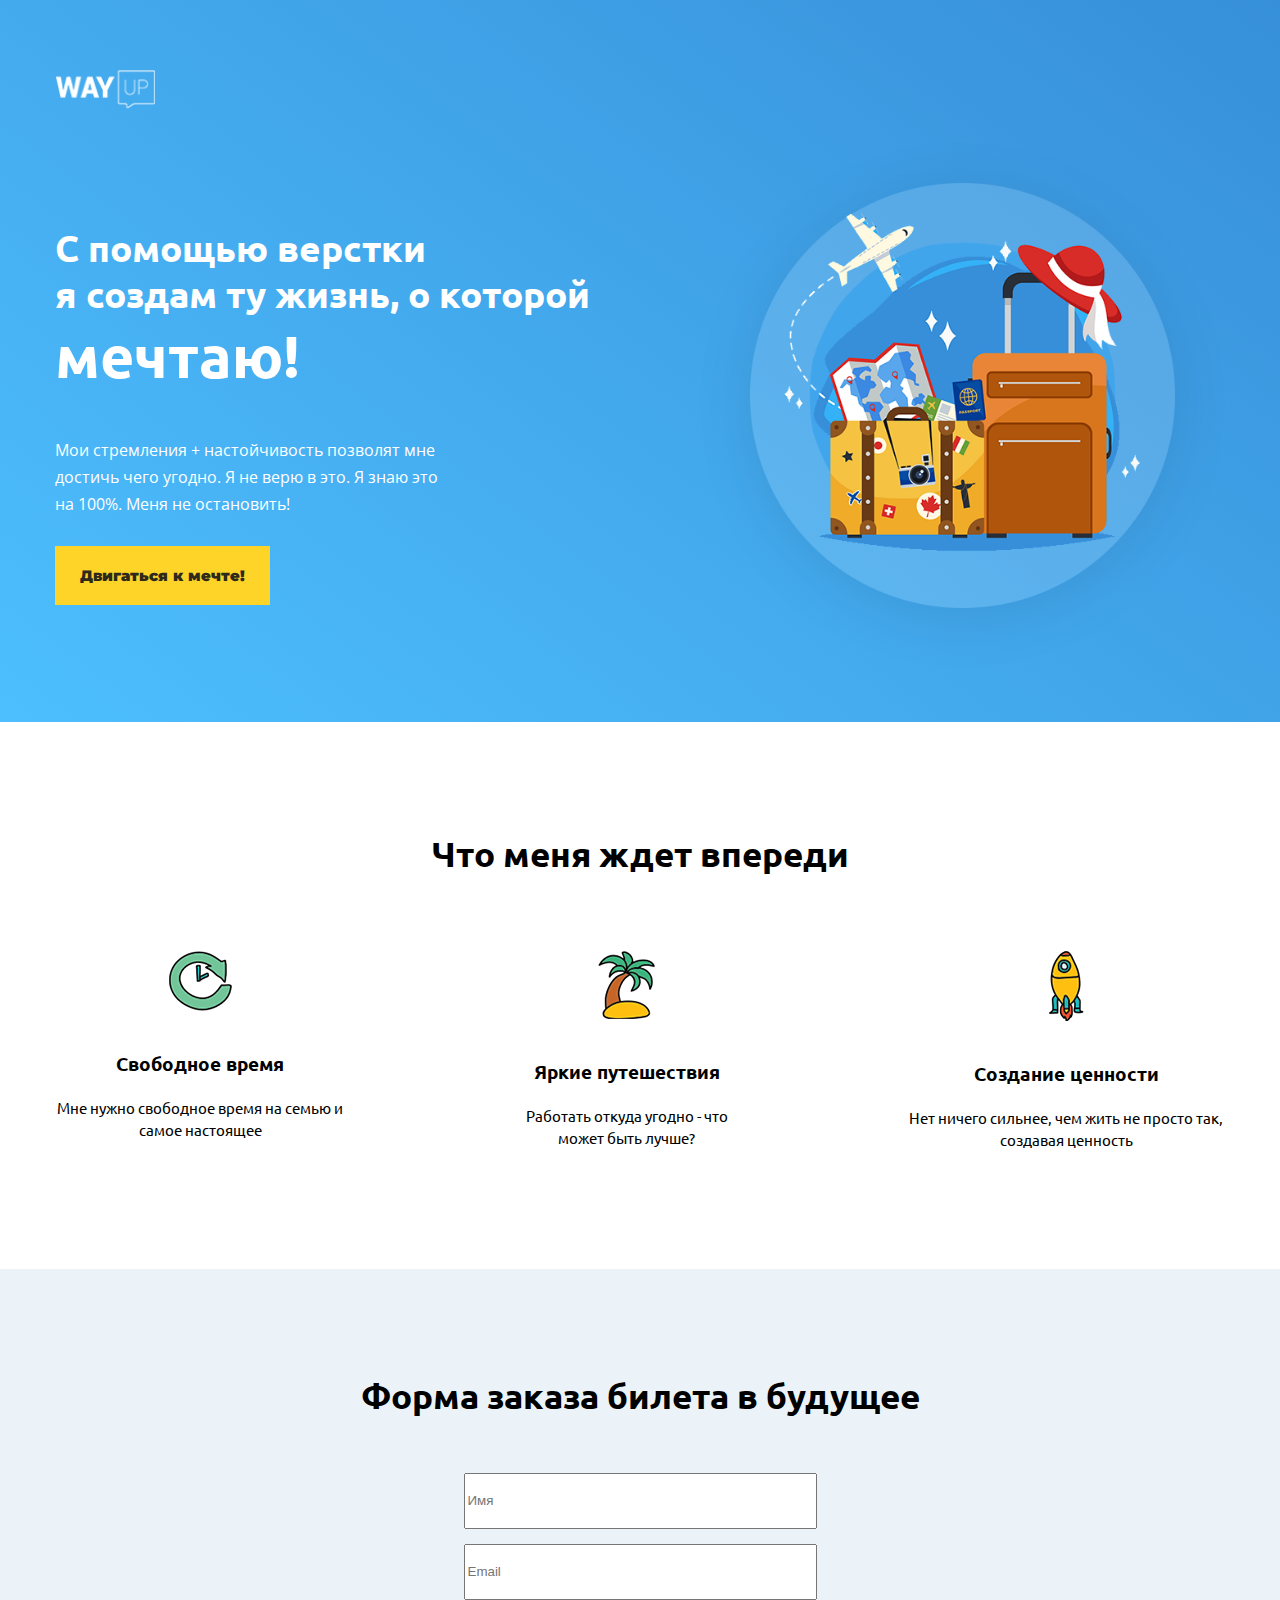
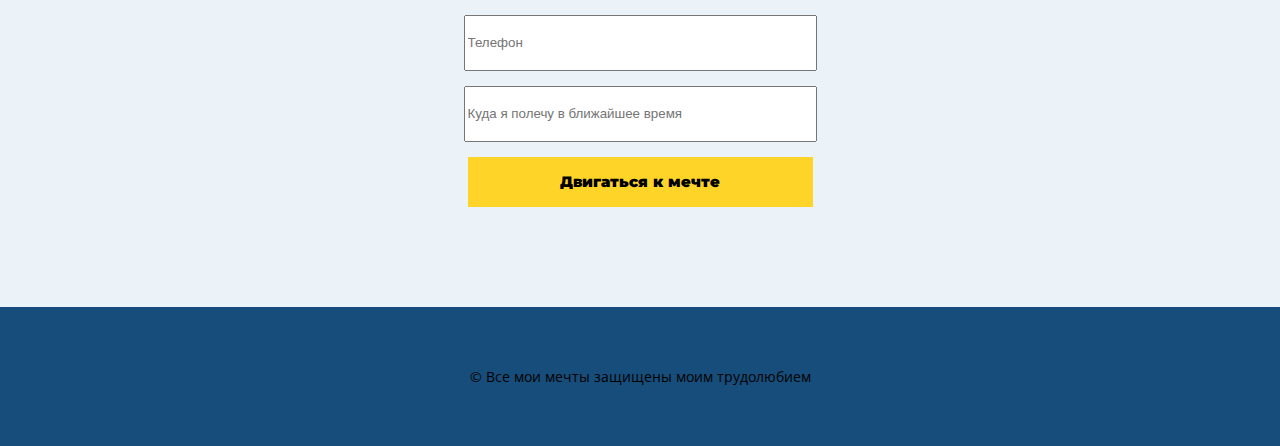
<file: HW2/index.html>
<!DOCTYPE html>
<html lang="en">
<head>
	<link rel="preconnect" href="https://fonts.gstatic.com">
<link href="https://fonts.googleapis.com/css2?family=Montserrat:wght@400;700;900&family=Open+Sans:wght@400;700&family=Ubuntu:wght@300;400;500;700&display=swap" rel="stylesheet">
	<link rel="stylesheet" href="css/main.css">
	<meta charset="UTF-8">
	<meta name="viewport" content="width=device-width, initial-scale=1.0, shrink-to-fit=no">
	<title>Document</title>
</head>
<body>
	<header>
		<div class="container">
			<img src="img/logo.png" class="header_logo">
			<div class="header_overlay">
				<div class="header_text">
					<h1>С помощью верстки <br>я создам ту жизнь, о которой <span>мечтаю!</span></h1>
					<p>Мои стремления + настойчивость позволят мне достичь чего угодно. Я не верю в это. Я знаю это на 100%. Меня не остановить!</p>
					<a href="#" class="header_btn">Двигаться к мечте!</a>
				</div>
				<div >
					<img src="img/kruzhochek.png" class="header_img">
				</div>
			</div>

		</div>
	</header>
	<section class="main_section">
		<div class="container">
			<h2 class="main_text">Что меня ждет впереди</h2>
			<div class="future">
				<div class="future_block">
					<img src="img/future_1.png" class="future_img">
					<h3 class="future_text">Свободное время</h3>
					<p class="future_p">Мне нужно свободное время на семью и самое настоящее</p>
				</div>
				<div class="future_block">
					<img src="img/future_2.png" class="future_img">
					<h3 class="future_text">Яркие путешествия</h3>
					<p class="future_p">Работать откуда угодно - что может быть лучше?</p>
				</div>
				<div class="future_block1" >
					<img src="img/future_3.png" class="future_img">
					<h3 class="future_text">Создание ценности</h3>
					<p class="future_p">Нет ничего сильнее, чем жить не просто так, создавая ценность</p>
				</div>
			</div>
			
		</div>	
	</section>
	<section class="move_to_dr">
		<div class="container">
		<h2 class="main_text main_text_title">Форма заказа билета в будущее</h2>
		<div class="inp_cent">
			<input type="text" placeholder="Имя" class="input_st">
			<input type="email" placeholder="Email" class="input_st">
			<input type="number" placeholder="Телефон" class="input_st">
			<input type="text" placeholder="Куда я полечу в ближайшее время" class="input_st">
			<input type="button" value="Двигаться к мечте" class="input_st input_btn">
		</div>
		</div>
	</section>
	<footer>
		<p class="footer_text">© Все мои мечты защищены моим трудолюбием</p>
	</footer>
</body>
</html>
</file>
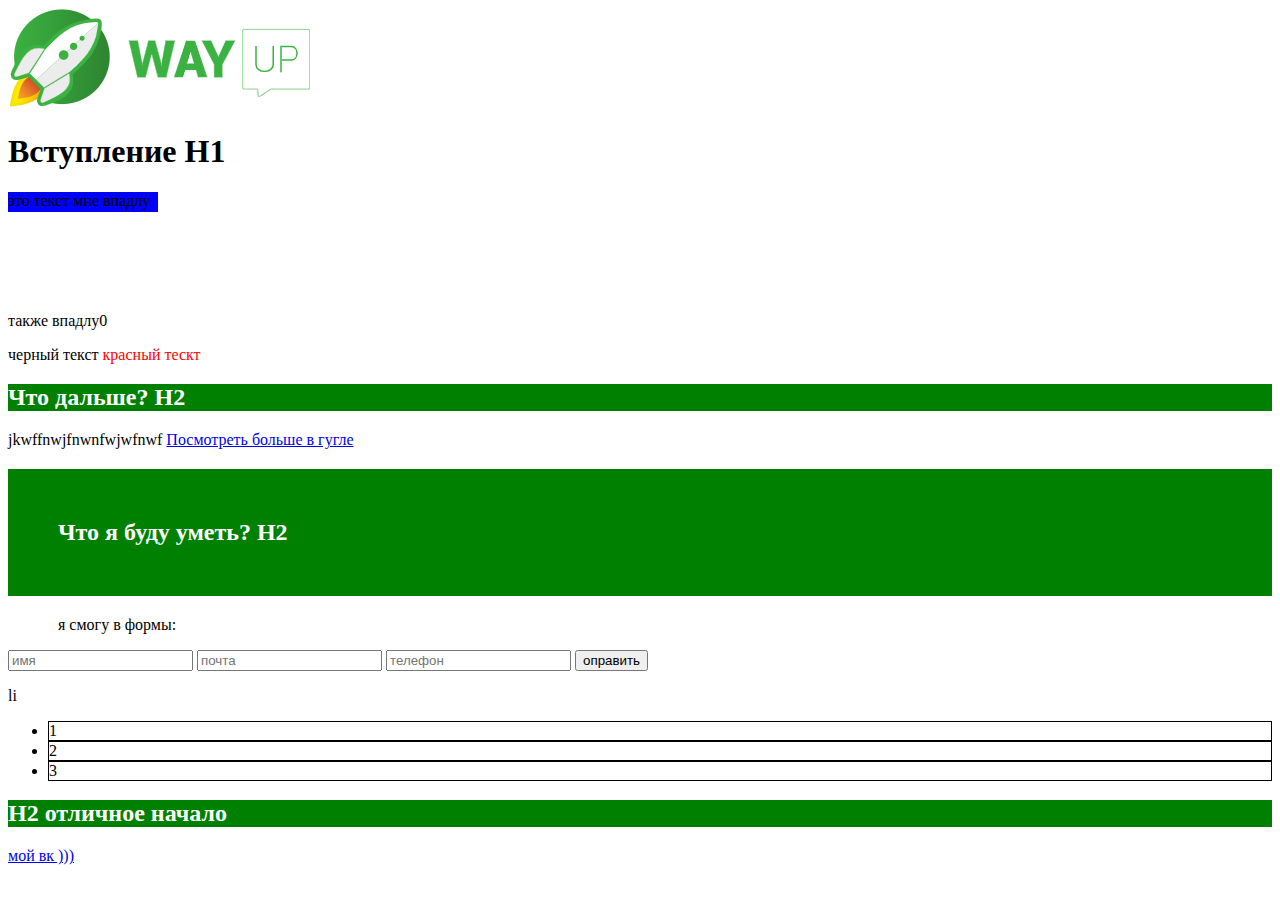
<file: PREKOL4IK/index.html>
<!DOCTYPE html>
<html lang="en">
<head>
	<meta charset="UTF-8">
	<meta name="viewport" content="width=device-width, initial-scale=1.0">
	<title>Document</title>
	<link rel="stylesheet" href="main.css">
</head>
<body>
	<img src="logo.jpg">
	<h1>Вступление H1</h1>
	<p class="blue">
	это текст мне впадлу
	</p>
	<p>также впадлу0</p>
	<p>черный текст <span class="redspan">красный тескт</span></p>
	<h2 class="greenbg">Что дальше? H2</h2>
	<p>jkwffnwjfnwnfwjwfnwf <a href="http://www.google.com/">Посмотреть больше в гугле</a></p>
	<h2 class="padingup greenbg">Что я буду уметь? H2</h2>
	<p class="forms">я смогу в формы:</p>
	<form>
		<input type="text" placeholder="имя">
		<input type="email" placeholder="почта">
		<input type="tel" placeholder="телефон">
		<input type="submit" value="оправить">
	</form>
	<p>li</p>
	<ul >
		<li class="libg">1</li>
		<li class="libg">2</li>
		<li class="libg">3</li>
	</ul>
	<h2 class="greenbg">H2 отличное начало</h2>

<a href="https://vk.com/im?sel=308640363">мой вк )))</a>
</body>
</html>
</file>
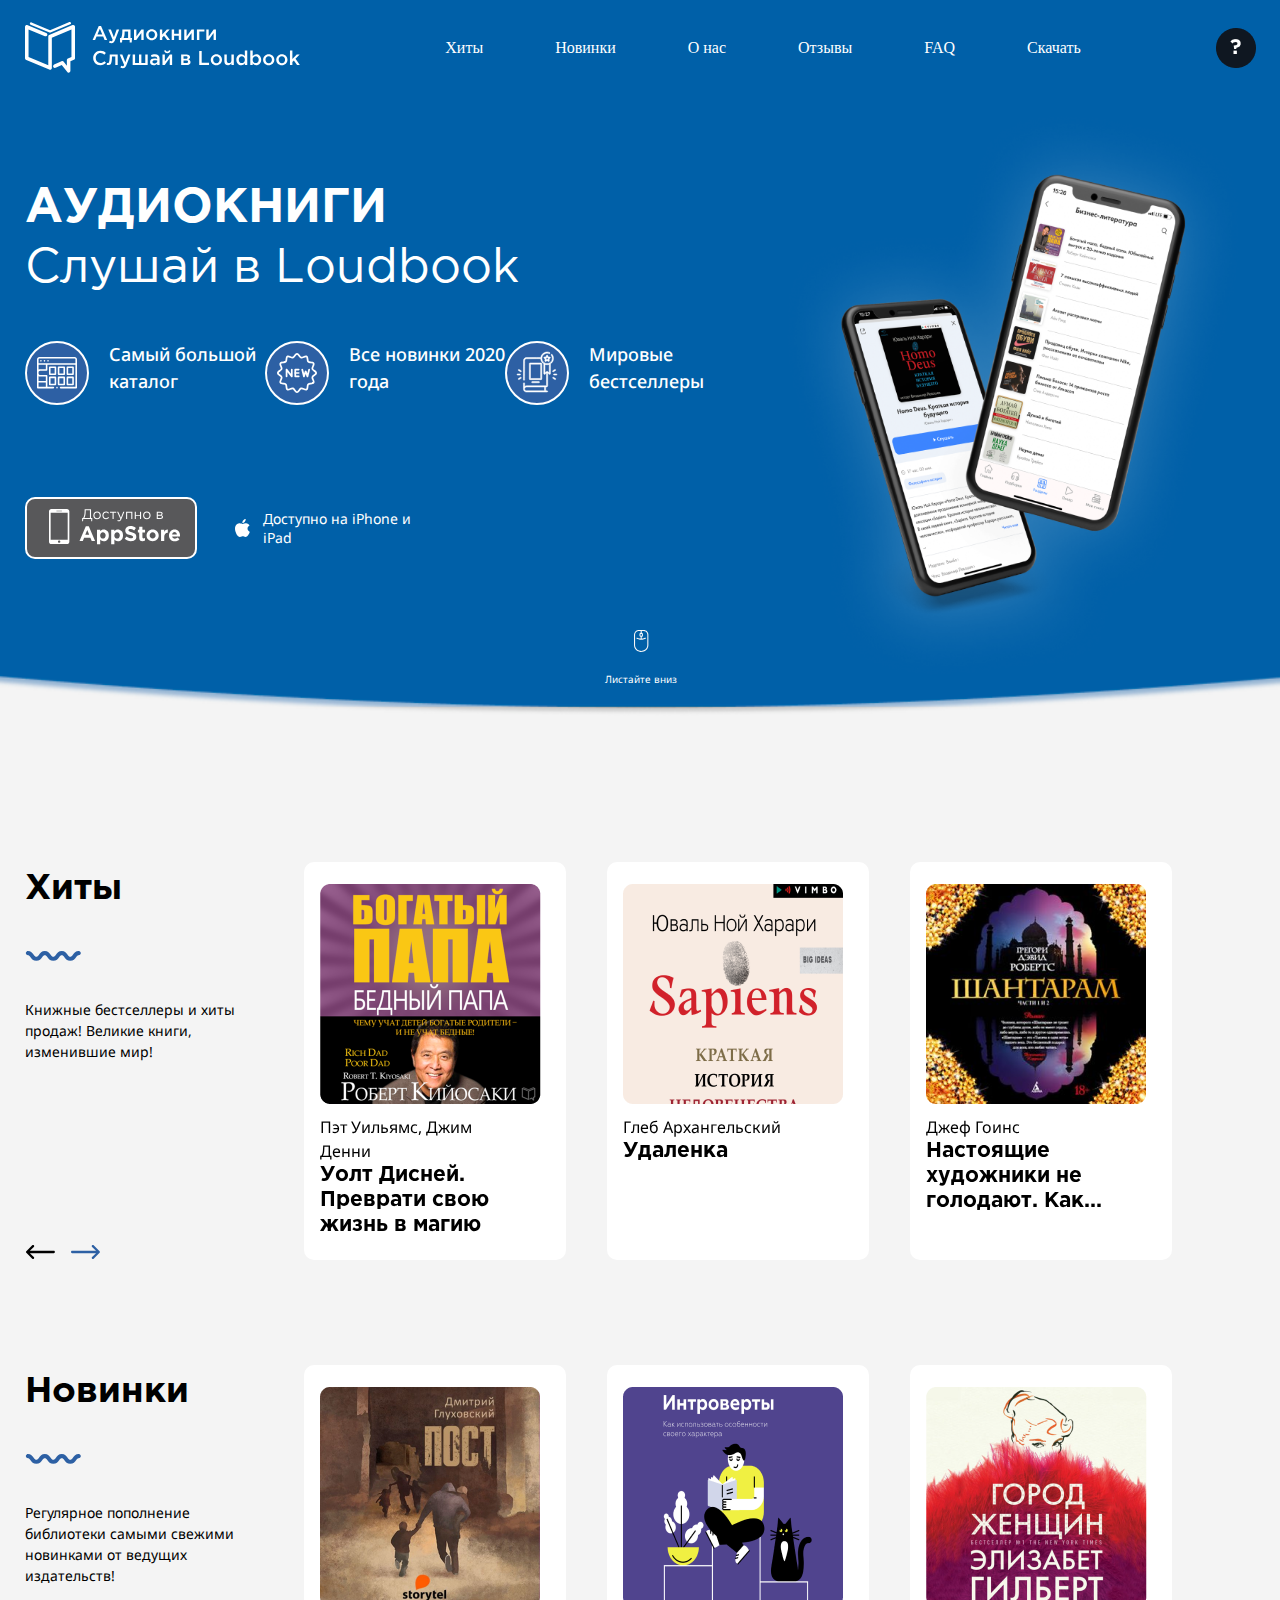
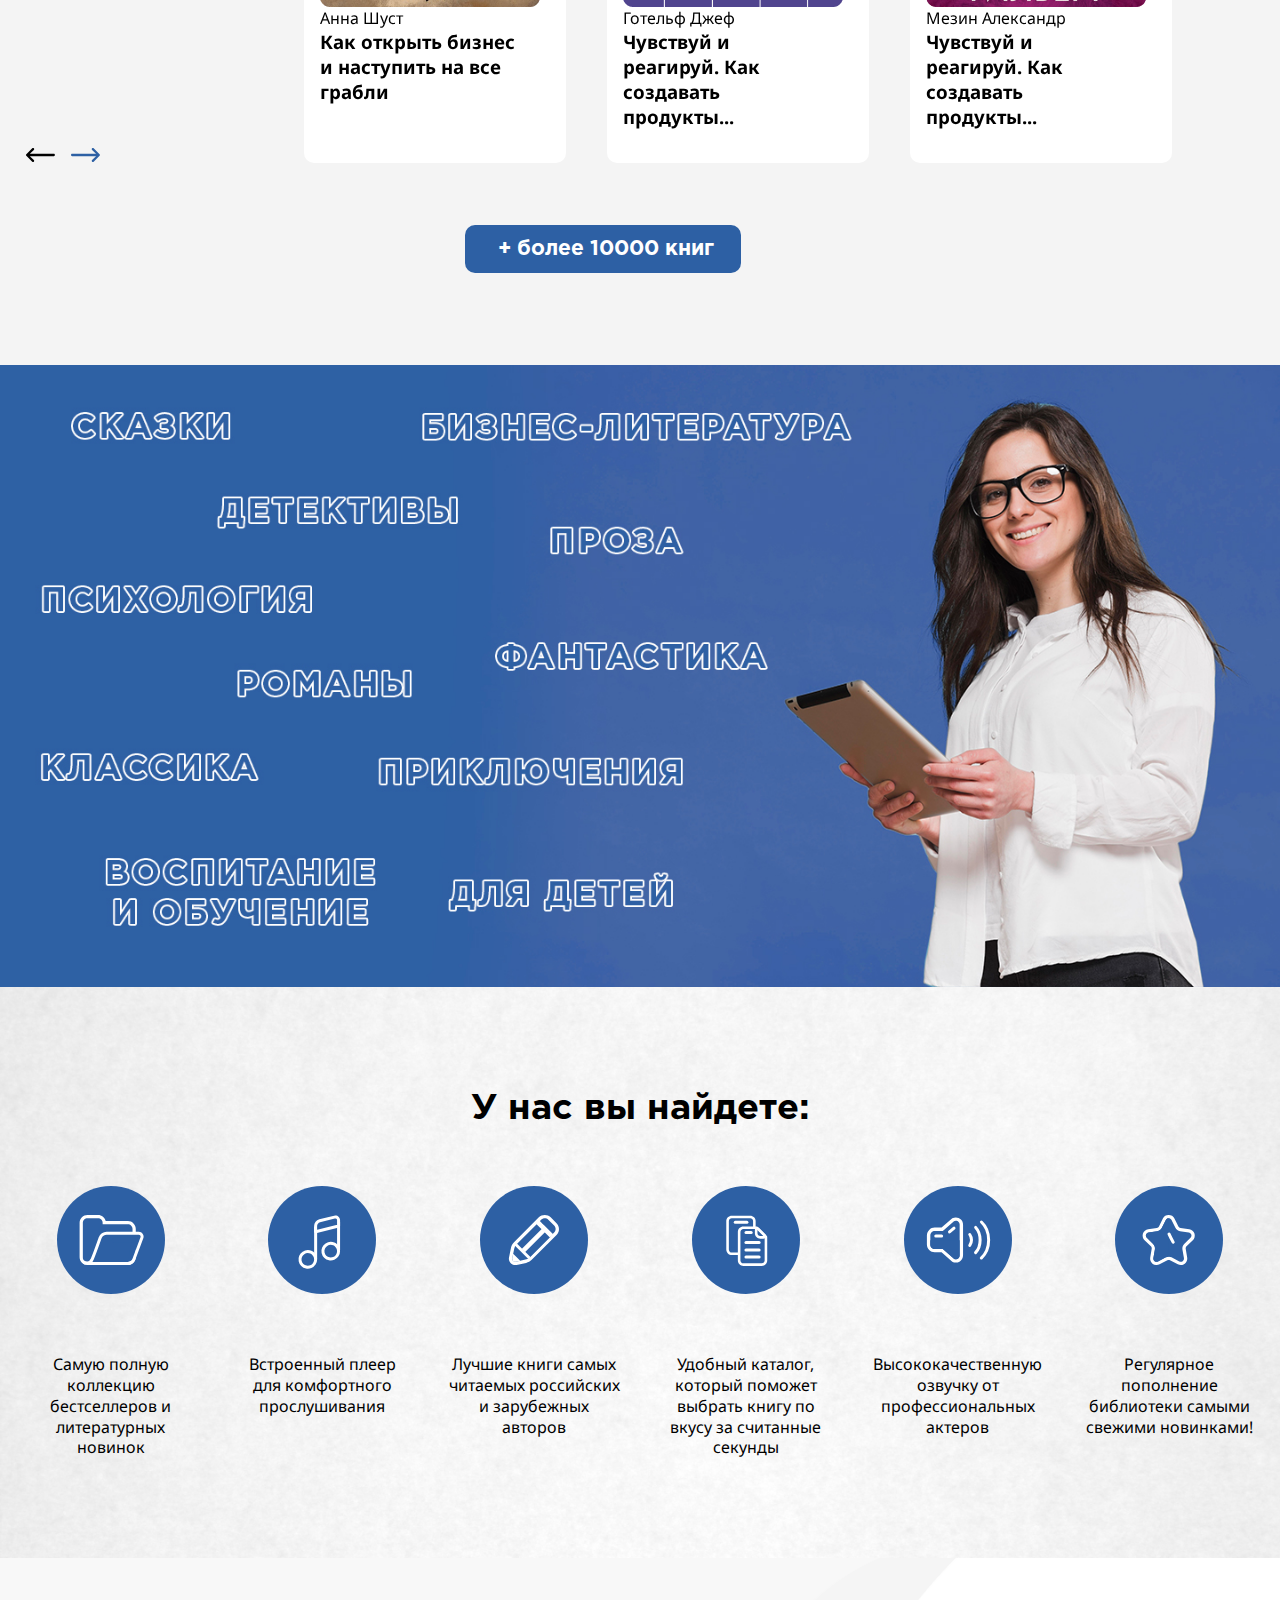
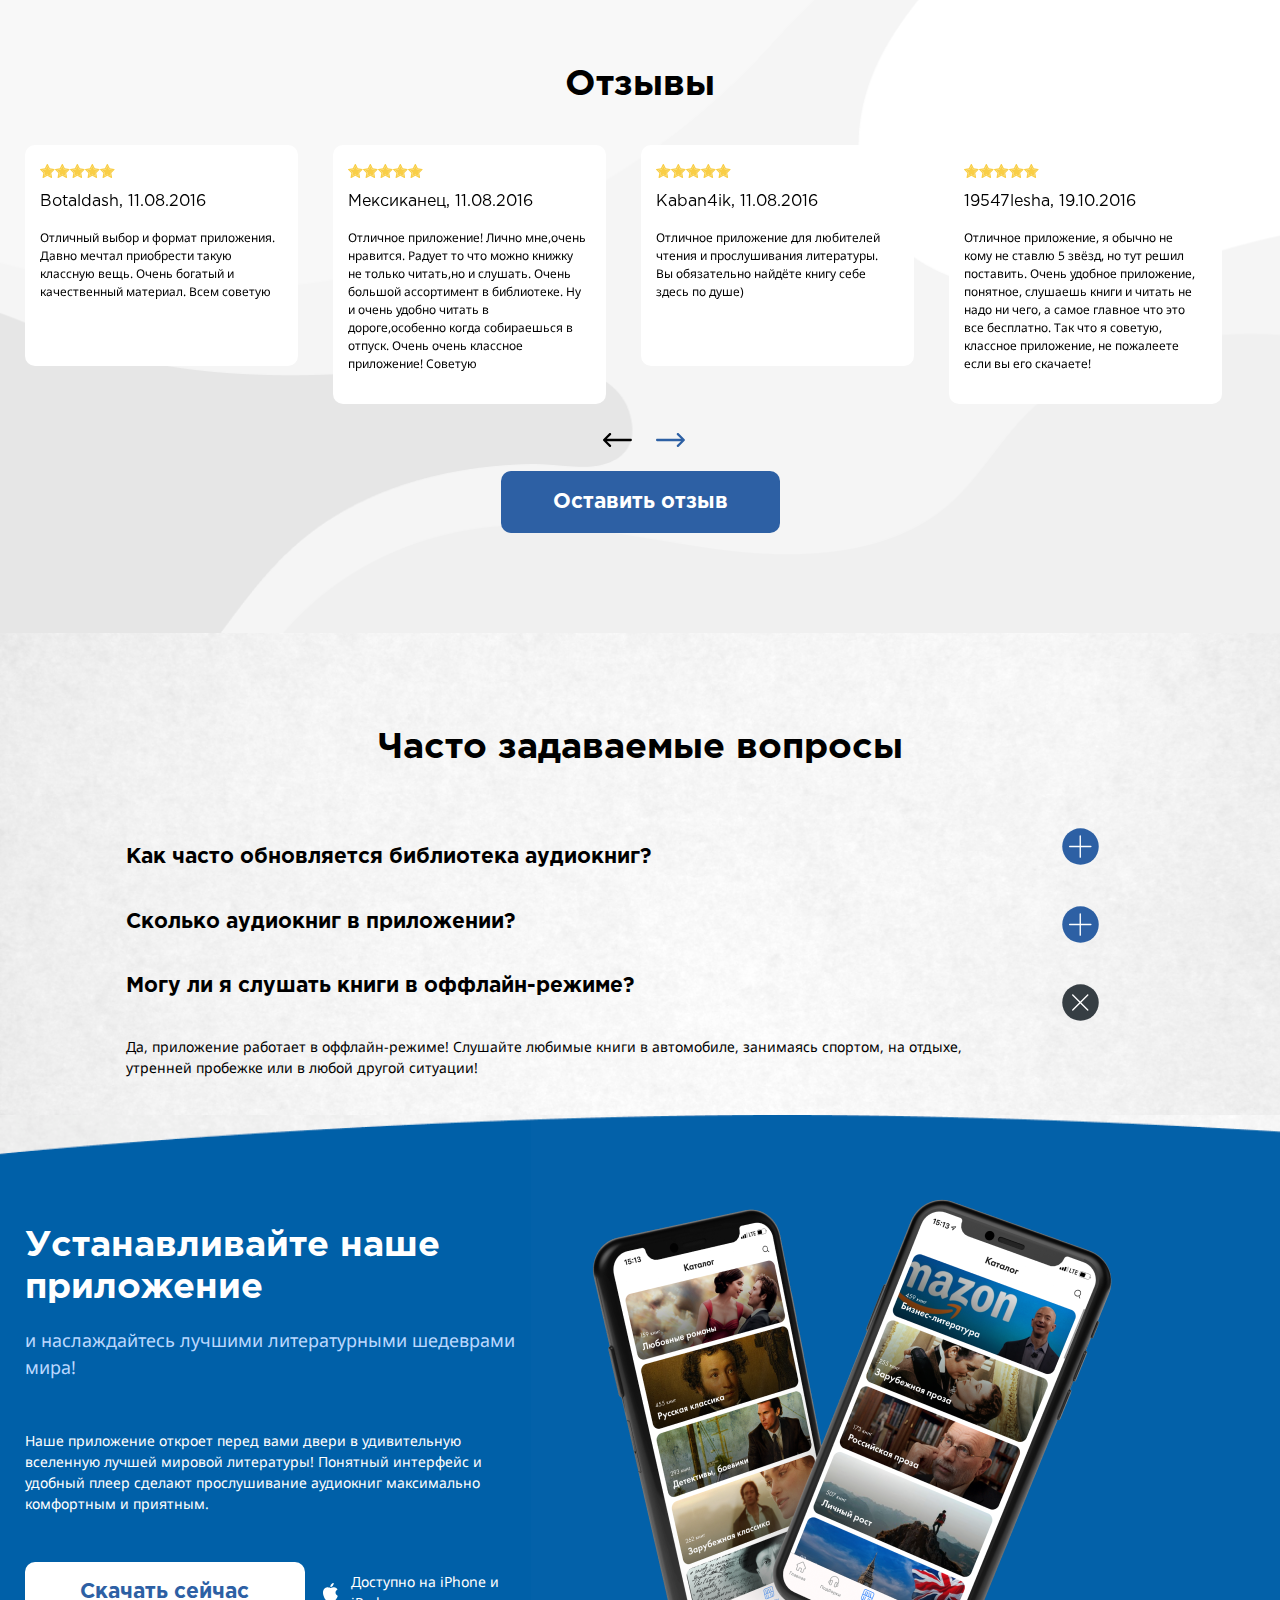
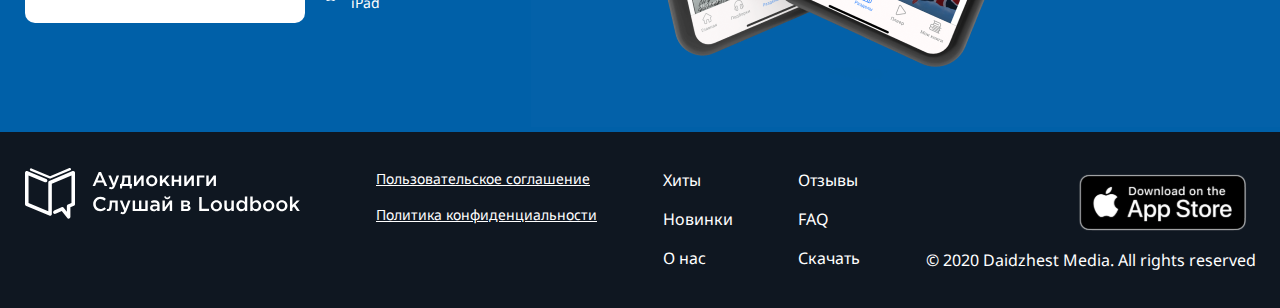
<file: loudbook/index2.html>
<!DOCTYPE html>
<html lang="en">
<head>
	<meta charset="UTF-8">
	<meta name="viewport" content="width=device-width, initial-scale=1.0">
	<title>Document</title>
	<meta name="viewport" content="width=device-width, initial-scale=1.0, shrink-to-fit=no">
	<link rel="preconnect" href="https://fonts.gstatic.com">
	<link href="https://fonts.googleapis.com/css2?family=Noto+Sans:wght@400;700&display=swap" rel="stylesheet">
	<link rel="stylesheet" href="css/fonts.css">
	<link rel="stylesheet" type="text/css" href="css/slick.css">
	<link rel="stylesheet" type="text/css" href="css/style.css">
	<link rel="stylesheet" href="css/main.css">
</head>
<body>

	<header>	
		<div class="container">
			<div class="header_menu">
					<img src="img/logo.svg" class="header_logo">	
					<div  class="menu">
						<a href="#" class="header_menu_item">Хиты</a>
						<a href="№" class="header_menu_item">Новинки</a>
						<a href="" class="header_menu_item">О нас</a>
						<a href="" class="header_menu_item">Отзывы</a>
						<a href="" class="header_menu_item">FAQ</a>
						<a href="" class="header_menu_item">Скачать</a>
					</div>
				<img src="img/User.png">
			</div>
		</div>
	</header>
	<section class="first_scr">
		<div class="left_right container">
			<div class="overlay_left">
				<div class="header_title">
					<h1>
						АУДИОКНИГИ <br>
						<span>Слушай в Loudbook</span>
					</h1>	
				</div>
				<div class="header_add">
					<div class="add_block">
						<img src="img/add_logo1.svg">
						<h4>Самый большой каталог</h4>
					</div>
					<div class="add_block">
						<img src="img/add_logo2.svg">
						<h4>Все новинки 2020 года</h4>
					</div>
					<div class="add_block">
						<img src="img/add_logo3.svg">
						<h4>Мировые бестселлеры</h4>
					</div>
				</div>
				<div class="header_btn">
					<a href="#"><img src="img/header_btn.svg" class="ios_btn"></a>
					<div class="ios_access">
						<img src="img/apple.svg" class="img_apple">
						<p>Доступно на iPhone и iPad</p>
					</div>
				</div>	
			</div>
			<div class="overlay_right">
				<img src="img/phoner.png" class="phone_r">
			</div>
			<a href="#" class="scroll_down">
				<img src="img/scroll_down.svg">
				<p>Листайте вниз</p>
			</a>
		</div>
	</section>
	<section class="second_scr">
		<div class="container">
			<div class="hits">
					<div class="hits_left">
						<h2>Хиты</h2>
						<img src="img/Vector.svg" class="zighota_svg"> 	
						<p>Книжные бестселлеры и хиты продаж! Великие книги, изменившие мир!</p>
						<!-- <div class="left_slider">
							<img src="img/arrow2.svg">
							<img src="img/arrow1.svg">
						</div> -->
					</div>
					<div class="hits_right">
						<div class="hits_block">
							<img src="img/wrapper1.png">
							<p>Пэт Уильямс, Джим Денни</p>
							<h3>Уолт Дисней. Преврати свою жизнь в магию</h3>
						</div>
						<div class="hits_block">
							<img src="img/wrapper2.png">
							<p>Глеб Архангельский</p>
							<h3>Удаленка</h3>
						</div>
						<div class="hits_block">
							<img src="img/wrapper3.png">
							<p>Джеф Гоинс</p>
							<h3>Настоящие художники не голодают. Как...</h3>
						</div>
						<div class="hits_block">
							<img src="img/wrapper3.png">
							<p>Джеф Гоинс</p>
							<h3>Настоящие художники не голодают. Как...</h3>
						</div>
					</div>
				<div class="arrows">
				</div>
			</div>


			<div class="new_items">
				<div class="NItems_left">
						<h2>Новинки</h2>
						<img src="img/Vector.svg" class="zighota_svg"> 	
						<p>Регулярное пополнение библиотеки самыми свежими новинками от ведущих издательств!</p>
						<!-- <div class="left_slider">
							<img src="img/arrow2.svg">
							<img src="img/arrow1.svg">
						</div> -->
					</div>
					<div class="NItems_right">
						<div class="NItems_block">
							<img src="img/NItem1.png">
							<p>Анна Шуст</p>
							<h3>Как открыть бизнес и наступить на все грабли</h3>
						</div>
						<div class="NItems_block">
							<img src="img/NItem2.png">
							<p>Готельф Джеф</p>
							<h3>Чувствуй и реагируй. Как создавать продукты...</h3>
						</div>
						<div class="NItems_block">
							<img src="img/NItem3.png">
							<p>Мезин Александр</p>
							<h3>Чувствуй и реагируй. Как создавать продукты...</h3>
						</div>
						<div class="NItems_block">
							<img src="img/NItem1.png">
							<p>Анна Шуст</p>
							<h3>Как открыть бизнес и наступить на все грабли</h3>
						</div>
					</div>
				<div class="arrows">
				</div>
			</div>			
		</div>	
		<div  class="btn_sec_scr container">
			<a href="#">+ более 10000 книг</a>
		</div>
	</section>
	<section class="third_scr">
		<img src="img/HOT_GIRL_WITH_BOOK.png">
	</section>
	<section class="adv_scr">
		<div class="advantages">
			<div class="container">
				<h2 class="adv_title">У нас вы найдете:</h2>
				<div class="advantages_block">
					<div class="advantages_grp">
						<img src="img/adv1.svg">
						<p>Самую полную коллекцию бестселлеров и литературных новинок</p>
					</div>
					<div class="advantages_grp">
						<img src="img/adv2.svg">
						<p>Встроенный плеер для комфортного прослушивания</p>
					</div>
					<div class="advantages_grp">
						<img src="img/adv3.svg">
						<p>Лучшие книги самых читаемых российских и зарубежных авторов</p>
					</div>
					<div class="advantages_grp">
						<img src="img/adv4.svg">
						<p>Удобный каталог, который поможет выбрать книгу по вкусу за считанные секунды</p>
					</div>
					<div class="advantages_grp">
						<img src="img/adv5.svg">
						<p>Высококачественную озвучку от профессиональных актеров</p>
					</div>
					<div class="advantages_grp">
						<img src="img/adv6.svg">
						<p>Регулярное пополнение библиотеки самыми свежими новинками!</p>
					</div>
				</div>
			</div>
		</div>
	</section>
	<section class="fifth_scr">
		<div class="container">
			<div class="Testimonials">
					<h2>Отзывы</h2>
				<div class="tst_main_block">
					<div class="tst_blockS">
						<div class="star">
							<img src="img/star.svg">
							<img src="img/star.svg">
							<img src="img/star.svg">
							<img src="img/star.svg">
							<img src="img/star.svg">
						</div>
						<div class="user_date">
							<p>Botaldash, 11.08.2016</p>
						</div>
						<div class="tst_info">
							Отличный выбор и формат приложения. Давно мечтал приобрести такую классную вещь. Очень богатый и качественный материал. Всем советую
						</div>
					</div>
					<div class="tst_blockB">
						<div class="star">
							<img src="img/star.svg">
							<img src="img/star.svg">
							<img src="img/star.svg">
							<img src="img/star.svg">
							<img src="img/star.svg">
						</div>
						<div class="user_date">
							<p>Мексиканец, 11.08.2016</p>
						</div>
						<div class="tst_info">
							Отличное приложение! Лично мне,очень нравится. Радует то что можно книжку не только читать,но и слушать. Очень большой ассортимент в библиотеке. Ну и очень удобно читать в дороге,особенно когда собираешься в отпуск. Очень очень классное приложение! Советую
						</div>
					</div>
					<div class="tst_blockS">
						<div class="star">
							<img src="img/star.svg">
							<img src="img/star.svg">
							<img src="img/star.svg">
							<img src="img/star.svg">
							<img src="img/star.svg">
						</div>
						<div class="user_date">
							<p>Kaban4ik, 11.08.2016</p>
						</div>
						<div class="tst_info">
							Отличное приложение для любителей чтения и прослушивания литературы. Вы обязательно найдёте книгу себе здесь по душе)
						</div>
					</div>
					<div class="tst_blockB">
						<div class="star">
							<img src="img/star.svg">
							<img src="img/star.svg">
							<img src="img/star.svg">
							<img src="img/star.svg">
							<img src="img/star.svg">
						</div>
						<div class="user_date">
							<p>19547lesha, 19.10.2016</p>
						</div>
						<div class="tst_info">
							Отличное приложение, я обычно не кому не ставлю 5 звёзд, но тут решил поставить. Очень удобное приложение, понятное, слушаешь книги и читать не надо ни чего, а самое главное что это все бесплатно. Так что я советую, классное приложение, не пожалеете если вы его скачаете!
						</div>
					</div>
					<div class="tst_blockS">
						<div class="star">
							<img src="img/star.svg">
							<img src="img/star.svg">
							<img src="img/star.svg">
							<img src="img/star.svg">
							<img src="img/star.svg">
						</div>
						<div class="user_date">
							<p>Kaban4ik, 11.08.2016</p>
						</div>
						<div class="tst_info">
							Отличное приложение для любителей чтения и прослушивания литературы. Вы обязательно найдёте книгу себе здесь по душе)
						</div>
					</div>
					<div class="tst_blockB">
						<div class="star">
							<img src="img/star.svg">
							<img src="img/star.svg">
							<img src="img/star.svg">
							<img src="img/star.svg">
							<img src="img/star.svg">
						</div>
						<div class="user_date">
							<p>19547lesha, 19.10.2016</p>
						</div>
						<div class="tst_info">
							Отличное приложение, я обычно не кому не ставлю 5 звёзд, но тут решил поставить. Очень удобное приложение, понятное, слушаешь книги и читать не надо ни чего, а самое главное что это все бесплатно. Так что я советую, классное приложение, не пожалеете если вы его скачаете!
						</div>
					</div>
				</div>
				<div class="give_feedback">
					<a href="#" >Оставить отзыв</a>
				</div>
			</div>
		</div>
	</section>
	<section class="sixth_scr">
		<div class="container_quest">
			<div class="questions">
				<h2>
					Часто задаваемые вопросы
				</h2>
				<div class="left_right_qust">
					<div class="left_quest">
						<h4>
						Как часто обновляется библиотека аудиокниг?
					</h4>
					<h4>
						Сколько аудиокниг в приложении?
					</h4>
					<h4>
						Могу ли я слушать книги в оффлайн-режиме?
					</h4>
					<p>
						Да, приложение работает в оффлайн-режиме! Слушайте любимые книги в автомобиле, занимаясь спортом, на отдыхе, утренней пробежке или в любой другой ситуации!
					</p>
					</div>
					<dir class="right_qest">
						<img src="img/plus.svg">
						<img src="img/plus.svg">
						<img src="img/cross.svg">
					</dir>
				</div>
			</div>
		</div>
	</section>
	<section class="seventh_scr">
		<div class="container">
			<div class="left_right_instal">
				<div class="left_instal">
					<div class="instal_title">
						<h2>Устанавливайте наше приложение</h2>
					</div>
					<div class="subtitle">
						и наслаждайтесь лучшими литературными шедеврами мира!
					</div>
					<div class="inst_txt">
						<p>Наше приложение откроет перед вами двери в удивительную вселенную лучшей мировой литературы! Понятный интерфейс и удобный плеер сделают прослушивание аудиокниг максимально комфортным и приятным.</p>
					</div>
					<div class="download_app">
						<div class="download_btn">
							<a href="#">Скачать сейчас</a>
							<div class="ios_access">
								<img src="img/apple.svg" class="img_apple2">
							<p>Доступно на iPhone и iPad</p>
						</div>
					</div>	
					</div>
				</div>
				<div class="right_instal">
					<img src="img/phone2.png">
				</div>
			</div>
		</div>
	</section>
	<footer>
		<div class="container">
			<div class="footer_block">
				<div class="footer_logo">
				<img src="img/logo.svg">
				</div>
				<div class="rights">
					<a href="#">Пользовательское соглашение</a>
					<a href="#">Политика конфиденциальности</a>
				</div>
				<div class="footer_link">
					<a href="#">Хиты</a>
					<a href="#">Новинки</a>
					<a href="#">О нас</a>
				</div>
				<div class="footer_link2">
					<a href="#">Отзывы</a>
					<a href="#">FAQ</a>
					<a href="#">Скачать</a>
				</div>
				<div class="footer_btn">
					<img src="img/foot_btn.svg">
					<p>© 2020 Daidzhest Media. All rights reserved</p>
				</div>
			</div>
		</div>
	</footer>
	<script src="js/jquery-3.6.0.min.js"></script>
    <script src="js/main.js"></script>
    <script src="js/slick.min.js"></script>
</body>
</html>
</file>
<file: HW2/css/main.css>
input[type='number'] {
    -moz-appearance:textfield;
}
input::-webkit-outer-spin-button,
input::-webkit-inner-spin-button {
    -webkit-appearance: none;
}

body{
	margin: 0;
	padding: 0;
	font-family:"Open Sans";
	font-weight: 400;

}
p{
	font-size: 16px;
	line-height: 27px;
}
h1,h2,h3,h4,h5,p{
	margin: 0;


}
h2{
	font-size: 35px;
	margin-top: 110px;
	font-family: "Ubuntu";
	font-weight: 700;
	text-align: center;
}
.container {
	width: 1170px;
	margin: auto;

}
.header_logo{
	width: 100px;
	padding-top: 70px;
	margin-bottom: 28px;
}
header{
	background: linear-gradient(37deg, rgba(77,191,254,1) 0%, rgba(55,143,217,1) 100%);
	padding-bottom: 50px;
}
.header_text h1{
	font-family: "Ubuntu";
	font-size: 37px;
	color: #fff;
	font-weight: 700;

}
.header_text h1 span{
	font-size: 59px;
	display: block;

}
.header_text p{
	color: #fff;
	margin-top: 45px;
	margin-bottom: 45px;
	width: 400px;

}
.header_btn{
	font-family:"Montserrat";
	font-size: 15px;
	line-height: 25px;
	font-weight: 900;
	text-decoration: none;
	padding: 20px 25px;
	background-color: #ffd429;
	color: #2e2a1b;
}
.header_img{
	width: 525px;
}
.header_overlay{
	display: flex;
	justify-content: space-between;
	align-items: center;
}

.future_img{
	margin-top: 75px;
	margin-bottom: 35px;
}

.future{

	display: flex;
	justify-content: space-between;
	text-align: center;	
}
.future_text{
	margin-bottom: 20px;
	font-family: "Ubuntu";
	font-weight: 700;
}
.future_p{
	font-family: "Ubuntu";
	font-weight: 400;
	font-size: 15px;
	line-height: 22px;
}
.future_block{
	margin-right: 160px;
	margin-bottom: 120px;
}
.block3{
	margin-right: 0;
}
.move_to_dr{
	background-color: #ecf3f8;
	padding-top: 105px;
	padding-bottom: 100px;

}


.input_st{
 	height: 50px;
 	display: block;
  	margin-left: auto;
  	margin-right: auto;
  	margin-bottom: 15px;
  	width: 345px;

}
.input_btn{
	    background-color: #ffd429;
	    border: #ffd429;
	    font-family: "Montserrat";
	    font-weight: 900;
	    line-height: 25px;
	    font-size: 15px;
	    margin-bottom: 0;

}
.main_text_title{
	margin-bottom: 55px;
	margin-top: 0px;
	
}
.footer_text{
	font-size: 14px;
	line-height: 25px;
	text-align: center;
}

footer{
	padding: 57px 0px; 
	background-color: #164d7a;
	/*я тут посчитал высоту футера по формуле (140 - 25(высота текста))/2*/
}

/* 834 - 1200px */
@media screen and (max-width: 1200px) {
	.container{
		width: 810px;
	}
	.header_img{
		width: 103%;
	}
	.header_text h1{
		font-size: 33px;
	}
	.header_text h1 span{
		font-size: 52px;
	}
	.future_block{
		width: 200px;
	}
}
@media screen and (max-width: 829px) {
	.container {
		width: 700px;
	}
	.header_text h1{
		font-size: 30px;
	}
	.header_text h1 span{
		font-size: 47px;
	}
	.header_img{
		width: 117%;
	}
	.future{
		flex-direction: row;
		justify-content: space-between;
	}
	.future_block{
		margin-right: 100px;
	}
}
@media screen and (max-width: 804px) {
	.container{
		width: 670px;
	}
	.header_img{
		width: 103%;
	}
	.header_text h1{
		font-size: 25px;
	}
	.header_text h1 span{
		font-size: 40px;
	}
	.header_img{
		width: 116%;
	}
}
@media screen and (max-width: 758px) {
	.header_overlay{
		flex-direction: column;
	}
	.header_img{
		width: 61%;
    	margin-left: 80px;
   		margin-top: 41px;
	}
	.header_text h1 {
    	font-size: 40px;
	}
	.header_text h1 span {
    	font-size: 70px;
	}
}
@media screen and (max-width: 672px) {
	.container{
		width: 450px;
	}
	.future{
		flex-direction: column;
		width: 400px;
	}
}
</file>
<file: PREKOL4IK/main.css>
.blue 
{
	margin-bottom: 100px;
	width: 150px;
	height: 20px;
	background: blue;
}
.redspan
{
color: red;	
}
.greenbg
{
	background: green;
	color : #fff;
	}

.forms
{
	padding-left: 50px;
}
.libg
{
	
	border: 1px solid black;
}

.padingup{
	padding: 50px ;
}
</file>
<file: loudbook/css/fonts.css>
@font-face {
    font-family: 'Gotham Pro';
    src: url('../fonts/GothamProBold.eot');
    src: url('../fonts/GothamProBold.eot?#iefix') format('embedded-opentype'),
    url('../fonts/GothamProBold.woff') format('woff'),
    url('../fonts/GothamProBold.ttf') format('truetype');
    font-weight: 700;
font-style: normal;
}
@font-face {
    font-family: 'Gotham Pro';
    src: url('../fonts/GothamProMedium.eot');
    src: url('../fonts/GothamProMedium.eot?#iefix') format('embedded-opentype'),
    url('../fonts/GothamProMedium.woff') format('woff'),
    url('../fonts/GothamProMedium.ttf') format('truetype');
    font-weight: 500;
font-style: normal;
}
@font-face {
    font-family: 'Gotham Pro';
    src: url('../fonts/GothamProRegular.eot');
    src: url('../fonts/GothamProRegular.eot?#iefix') format('embedded-opentype'),
    url('../fonts/GothamProRegular.woff') format('woff'),
    url('../fonts/GothamProRegular.ttf') format('truetype');
    font-weight: 400;
font-style: normal;
}
</file>
<file: loudbook/css/style.css>
.leftH{
	background-color: transparent;
	background-image: url(../img/VectorL.svg);
	background-repeat: no-repeat;
	width: 30px;
	height: 14px;
	border: none;
	position: absolute;
	top: 383px;
	left: -278px;
	bottom: 6px;
}	
.rightH{
	background-color: transparent;
	background-image: url(../img/VectorR.svg);
	background-repeat: no-repeat;
	width: 30px;
	height: 14px;
	border: none;
	position: absolute;
	top: 383px;
	left: -233px;
	bottom: 6px;
}
.leftT{
	background-color: transparent;
	background-image: url(../img/VectorL.svg);
	background-repeat: no-repeat;
	width: 30px;
	height: 14px;
	border: none;
	position: absolute;
	top: 288px;
	left: calc(50% - 37px);
}	
.rightT{
	background-color: transparent;
	background-image: url(../img/VectorR.svg);
	background-repeat: no-repeat;
	width: 30px;
	height: 14px;
	border: none;
	position: absolute;
	top: 288px;
	right: calc(50% - 46px);
}
</file>
<file: loudbook/css/main.css>
h1,h2,h3,h4,h5,p{
	margin: 0;
}
body{
	margin: 0;
	padding: 0;
	font-family: 'Noto Sans', sans-serif;
}
:active, :hover, :focus {
    outline: 0;
    outline-offset: 0;
}
.container{
	width: 1231px;
	margin: auto;
}
header{
    width: 100%;
    position: absolute;
    top: 22px;
}
.first_scr{
	background-image: url(../img/back1.svg);
    background-repeat: no-repeat;
    background-position: center;
    background-size: cover;
    padding-top: 100px;
    color: #fff;
    padding-bottom: 55px;
}
.header_menu{
	display: flex;
	justify-content: space-between;
	align-items: center;
}
.header_logo{
	width: 286px;
}
.menu{
	display: flex;
	justify-content: space-between;
}
.header_menu_item{
	margin:0 36px;
	text-decoration: none;
	color: #fff;
	font-family: none;
}
.header_title h1{
	font-family: "Gotham Pro";
	font-weight: 700;
	font-size: 48px;
	line-height: 125%;
	margin-top: 79px;
	margin-bottom: 42px;
}
.header_title h1 span{
	font-weight: 400;

}
.add_block{
	display: flex;
}
.header_add{
	display: flex;
	margin-bottom: 92px;
}
.header_btn{
	display: flex;
	width: 172px;
	height: 62px;
}
.ios_access{
	display: flex;
	align-items: center;
}
.ios_btn{

}
.left_right{
	display: flex;
	justify-content: space-between;
	position:relative;
}
.phone_r{
width: 486px;
height: 589px;
}
.overlay_left{
	margin: 0;
}
.add_block h4{
	font-family: "Noto Sans";
	font-weight: 500;
	font-size: 18px;
	line-height: 150%;
	width: 156px;
}
.add_block img{
	margin-right: 20px;
}
.add_block:last_child{
	margin-right: 0;
}
.img_apple{
	margin-left: 38px;
	margin-right: 13.24px;
}
.ios_access p{
	width: 180px;
	font-size: 14px;
}
.scroll_down p{
	font-size: 10px;
	font-weight: 400;	
	line-height: 150%;
}
.scroll_down img{
	width: 15px;
	margin-bottom: 15px;
}
.scroll_down {
	position: absolute;
	bottom: 7px;
	left: calc(50% - 35px);
	text-align: center;
	text-decoration: none;
	color: #fff;
}
.second_scr{
	background-color: #F4F4F4;
	padding-top: 113px;
	padding-bottom: 100px;
}
.hits_left h2{
	font-family: "Gotham Pro";
	font-weight: 700;
	font-size: 36px;
	line-height: 54px;
	margin-bottom: 28px;
}
.hits_left p{
	font-weight: 400;
	font-size: 14px;
	line-height: 21px;
	margin-top: 33px;
	width: 236px;
	margin-bottom: 175px;
}
.zighota_svg{
	width: 56px;
}
.hits_block{ 
	width: 221px;
	padding-top: 22px;
	padding-right: 41px;
	padding-left: 16px;
	border-radius: 10px;
	background-color: #fff;
	margin-right: 41px;
	min-height: 376px;
}
.hits_block:last_child{
	margin-right: 0;
}
.hits_block img{
	margin-bottom: 11px;
}
.hits_block p{
	font-size: 16px;
	line-height: 24px;
}
.hits_block h3{
	font-family: "Gotham Pro";
	font-weight: 700;
	font-size: 21px;
	line-height: 25px;
}
.hits_right{
	width: 909px;
}
.hits{
	display: flex;
	justify-content: space-between;	
	margin-bottom: 105px;

}
.new_items{
	display: flex;
	justify-content: space-between;
	margin-bottom: 70px;
}
.NItems_left h2{
	font-family: "Gotham Pro";
	font-weight: 700;
	font-size: 36px;
	line-height: 54px;
	margin-bottom: 28px;
}
.NItems_left p{
	font-weight: 400;
	font-size: 14px;
	line-height: 21px;
	margin-top: 33px;
	width: 236px;
	margin-bottom: 175px;
}
.NItems_right{
	width: 909px;
}
.NItems_block{ 
	width: 221px;
	padding-top: 22px;
	padding-right: 41px;
	padding-left: 16px;
	border-radius: 10px;
	background-color: #fff;
	margin-right: 41px;
	min-height: 376px;
}
.btn_sec_scr a{
	font-family: "Gotham Pro";
	font-weight: 700;
	font-size: 21px;
	line-height: 32px;
	text-decoration: none;
	color: #fff;
	padding: 15px 27px 15px 33px;
	border-radius: 10px;
	background-color: #2D60A4;
	margin-left: 440px;
}
.third_scr img{
	width: 100%
}
.adv_scr{
		background-image: url("../img/bg_adv.png");
		background-repeat: no-repeat;
		background-size: cover;
		margin-top: -10px;
}
.adv_title{
	padding-top: 100px;
	text-align: center;
	margin-bottom: 50px;
	font-family: "Gotham Pro";
	font-weight: 700;
	font-size: 36px;
	line-height: 54px;
}
.advantages_block{
	display: flex;
	justify-content: space-between;
	padding-bottom: 100px;
}
.advantages_grp{
	text-align: center;
	width: 172px;
}
.advantages_grp img{
	width: 108px;
	margin-bottom: 55px;
}
.advantages_grp p{
	font-weight: 400;
	line-height: 130%;
	font-size: 16px;
}
.fifth_scr{
	background-image: url("../img/fifth_scr.png");
	background-repeat: no-repeat;
	background-size: cover;
	padding-bottom: 100px;
}
.Testimonials h2{
	font-family: "Gotham Pro";
	font-weight: 700;
	font-size: 36px;
	line-height: 54px;
	text-align: center;
	padding-top: 100px;
	padding-bottom: 33px;
}
.tst_blockS{
	width: 279px;
	height: 202px;
	padding-top: 19px;
	padding-left: 15px;
	padding-right: 20px;
	background-color: #fff;
	border-radius: 10px;
	margin-right: 35px;
}
.tst_blockB{
	width: 279px;
	height: 240px;
	padding-top: 19px;
	padding-left: 15px;
	padding-right: 20px;
	background-color: #fff;
	border-radius: 10px;
	margin-right: 35px;
}
.tst_main_block{
	justify-content: center;
	padding-bottom: 67px;
}	
.tst_blockB:last_child{
	margin-right: 0;
}
.user_date{
	font-family: "Gotham Pro";
	font-weight: 400;
	line-height: 150%;
	font-size: 16px;
	margin-bottom: 15px;
}
.tst_info{
	font-weight: 400;
	font-size: 12px;
	line-height: 150%;
}
.star{
	display: flex;
	margin-bottom: 12px;
}
.give_feedback a{
	width: 279px;
	text-align: center;
	display: block;
	padding: 15px 0;
	background-color: #2D60A4;
	border-radius: 10px;
	text-decoration: none;
	color: #fff;
	font-family: "Gotham Pro";
	font-weight: 700;
	font-size: 21px;
	line-height: 32px;
	margin: auto;
}
.sixth_scr{
	background-image: url("../img/bg_6.png");
	background-repeat: no-repeat;
	background-size: cover;
}
.container_quest{
	width: 1028px;
	margin: auto;
}
.left_right_qust{
	display: flex;
	justify-content: space-between;
}
.questions h2{
	text-align: center;
	font-family: "Gotham Pro";
	font-weight: 700;
	font-size: 36px;
	line-height: 54px;
	padding-top: 88px;
	margin-bottom: 67px;
}
.left_quest{
	font-family: "Gotham Pro";
	font-weight: 400;
	font-size: 21px;
	line-height: 31.5px;
}
.left_quest h4{
	margin-bottom: 33px;
}
.left_quest p{
	font-family: "Noto Sans";
	font-weight: 400;
	font-size: 14px;
	line-height: 21px;
	width: 878px;	
	padding-bottom: 37px;
}
.right_qest{
	margin-top: -32px;	
}
.right_qest img{
	width: 73px;
}
.left_instal h2{
	font-family: "Gotham Pro";
	font-weight: 700;
	font-size: 36px;
	line-height: 42px;
	color: #fff;
	margin-bottom: 18px;
}
.subtitle{
	color: #BBD8FF;
	font-family: "Noto Sans";
	font-weight: 400;
	font-size: 18px;
	line-height: 150%;
	margin-bottom: 49px;
}
.download_btn{
	display: flex;
	align-items: center;
}
.inst_txt{
	font-family: "Noto Sans";
	font-weight: 400;
	font-size: 14px;
	line-height: 21px;
	color: #fff;
	margin-bottom: 48px;
}
.download_btn a{
	font-family: "Gotham Pro";
	font-weight: 700;
	font-size: 21px;
	line-height: 31px;
	color: #2D60A4;
	text-decoration: none;
	border-radius: 10px;
	padding: 15px 55px;
	width: 170px;
	background-color: #fff;
}
.left_right_instal{
	display: flex;
	justify-content: space-between;
}
.left_instal{
	padding-top: 110px;
}
.seventh_scr{
	background-image: url("../img/bg7.png");
	background-repeat: no-repeat;
	background-size: cover;
}
.img_apple2{
	margin-left: 18px;
	margin-right: 13.24px;
}
.download_btn p{
	font-weight: 400;
	font-size: 14px;
	line-height: 21px;
	color: #fff;
}
footer{
	background-color: #0F1721;
}
.footer_block{
	padding-top: 36px;
}
.rights a{
	display: block;
	font-family: "Noto Sans";
	font-weight: 400;
	font-size: 14px;
	line-height: 150%;
	color: #fff;
	margin-bottom: 15px;
}
.rights a:last_child{
	margin-bottom: 15px;
}
.footer_block{
	display: flex;
	justify-content: space-between;
}
.footer_link a{
	display: block;
	font-family: "Noto Sans";
	font-weight: 400;
	font-size: 16px;
	line-height: 150%;
	color: #fff;
	margin-bottom: 15px;
	text-decoration: none;
}
.footer_link2 a{
	display: block;
	font-family: "Noto Sans";
	font-weight: 400;
	font-size: 16px;
	line-height: 150%;
	color: #fff;
	margin-bottom: 15px;
	text-decoration: none;
}
.footer_btn{
	display: block;
	padding-bottom: 37px;
	margin-top: -7px;
}
.footer_btn img{
	margin-left: 150px;
}
.footer_btn p{
	color: #fff;
}
.footer_block {
    padding-top: 36px;
}
.footer_logo{
	width: 286px;
}
</file>
